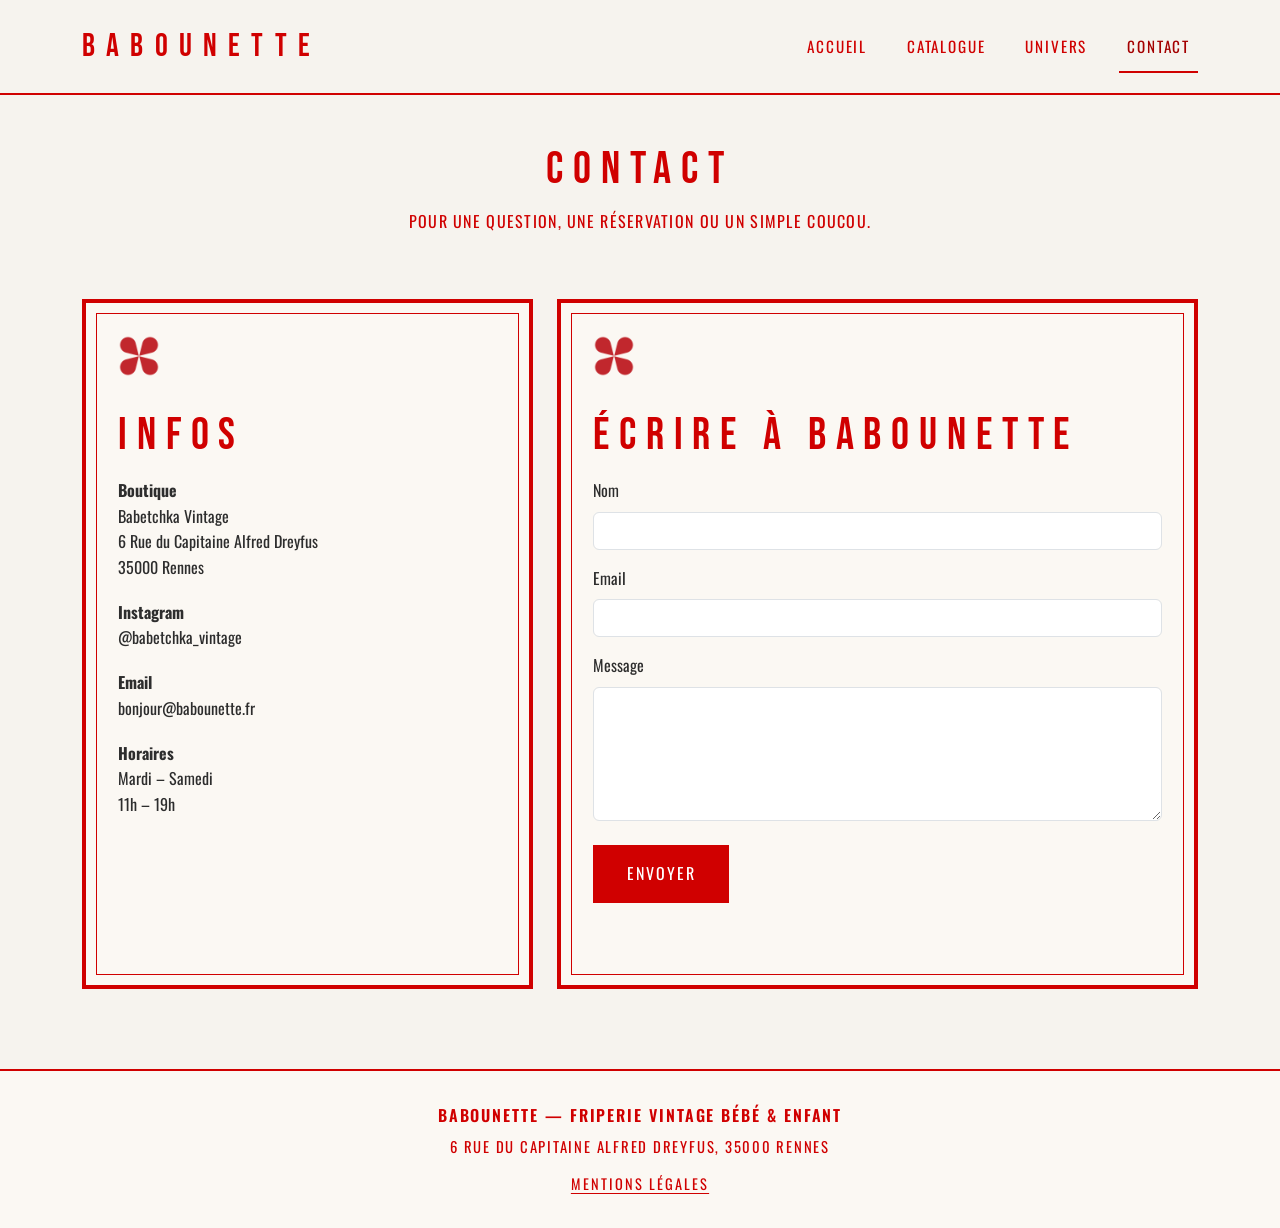
<file: contact.html>
<!DOCTYPE html>
<html lang="fr">
<head>
  <meta charset="UTF-8">
  <meta name="viewport" content="width=device-width, initial-scale=1.0">
  <title>Contact — Babounette</title>
  <meta name="description" content="Contacter Babounette, la collection enfant de Babetchka Vintage à Rennes.">

  <link href="https://cdn.jsdelivr.net/npm/bootstrap@5.3.3/dist/css/bootstrap.min.css" rel="stylesheet">
  <link rel="stylesheet" href="assets/css/style.css">
</head>
<body class="contact-page">

  <nav class="navbar navbar-expand-lg custom-navbar sticky-top">
    <div class="container">
      <a class="navbar-brand brand-title" href="index.html">Babounette</a>

      <button
        class="navbar-toggler"
        type="button"
        data-bs-toggle="collapse"
        data-bs-target="#mainMenu"
        aria-controls="mainMenu"
        aria-expanded="false"
        aria-label="Ouvrir le menu"
      >
        <span class="navbar-toggler-icon"></span>
      </button>

      <div class="collapse navbar-collapse" id="mainMenu">
        <ul class="navbar-nav ms-auto">
          <li class="nav-item"><a class="nav-link" href="index.html">Accueil</a></li>
          <li class="nav-item"><a class="nav-link" href="catalogue.html">Catalogue</a></li>
          <li class="nav-item"><a class="nav-link" href="univers.html">Univers</a></li>
          <li class="nav-item"><a class="nav-link active" href="contact.html">Contact</a></li>
        </ul>
      </div>
    </div>
  </nav>

  <main>

    <section class="page-header py-5">
      <div class="container text-center">
        <h1 class="section-title">Contact</h1>
        <p class="section-subtitle mx-auto">
          Pour une question, une réservation ou un simple coucou.
        </p>
      </div>
    </section>

    <section class="section-block pt-0">
      <div class="container">

        <div class="row g-4">

          <div class="col-lg-5">
            <div class="latest-box h-100">

              <img
                src="assets/img/deco/motifs/fleurrouge_svg.png"
                alt=""
                class="section-flower"
              >

              <h2 class="section-title text-start mb-3">Infos</h2>

              <div class="contact-info">
                <p>
                  <strong>Boutique</strong><br>
                  Babetchka Vintage<br>
                  6 Rue du Capitaine Alfred Dreyfus<br>
                  35000 Rennes
                </p>

                <p>
                  <strong>Instagram</strong><br>
                  @babetchka_vintage
                </p>

                <p>
                  <strong>Email</strong><br>
                  bonjour@babounette.fr
                </p>

                <p>
                  <strong>Horaires</strong><br>
                  Mardi – Samedi<br>
                  11h – 19h
                </p>
              </div>

            </div>
          </div>

          <div class="col-lg-7">
            <div class="latest-box h-100">

              <img
                src="assets/img/deco/motifs/fleurrouge_svg.png"
                alt=""
                class="section-flower"
              >

              <h2 class="section-title text-start mb-3">
                Écrire à Babounette
              </h2>

              <form
                name="contact"
                method="POST"
                data-netlify="true"
                netlify-honeypot="bot-field"
                class="contact-form"
              >
                <input type="hidden" name="form-name" value="contact">

                <p class="d-none">
                  <label>
                    Ne pas remplir ce champ :
                    <input name="bot-field">
                  </label>
                </p>

                <div class="mb-4">
                  <label for="nom" class="form-label">Nom</label>
                  <input
                    type="text"
                    id="nom"
                    name="nom"
                    class="form-control"
                    required
                  >
                </div>

                <div class="mb-4">
                  <label for="email" class="form-label">Email</label>
                  <input
                    type="email"
                    id="email"
                    name="email"
                    class="form-control"
                    required
                  >
                </div>

                <div class="mb-4">
                  <label for="message" class="form-label">Message</label>
                  <textarea
                    id="message"
                    name="message"
                    rows="5"
                    class="form-control"
                    required
                  ></textarea>
                </div>

                <button type="submit" class="btn-retro">
                  Envoyer
                </button>
              </form>

            </div>
          </div>

        </div>

      </div>
    </section>

  </main>

  <footer class="site-footer">
    <div class="container text-center">
      <p class="mb-1">Babounette — Friperie vintage bébé & enfant</p>
      <p class="mb-1">6 Rue du Capitaine Alfred Dreyfus, 35000 Rennes</p>
      <p class="mb-0">
        <a href="mentions-legales.html">Mentions légales</a>
      </p>
    </div>
  </footer>

  <script src="https://cdn.jsdelivr.net/npm/bootstrap@5.3.3/dist/js/bootstrap.bundle.min.js"></script>
</body>
</html>
</file>
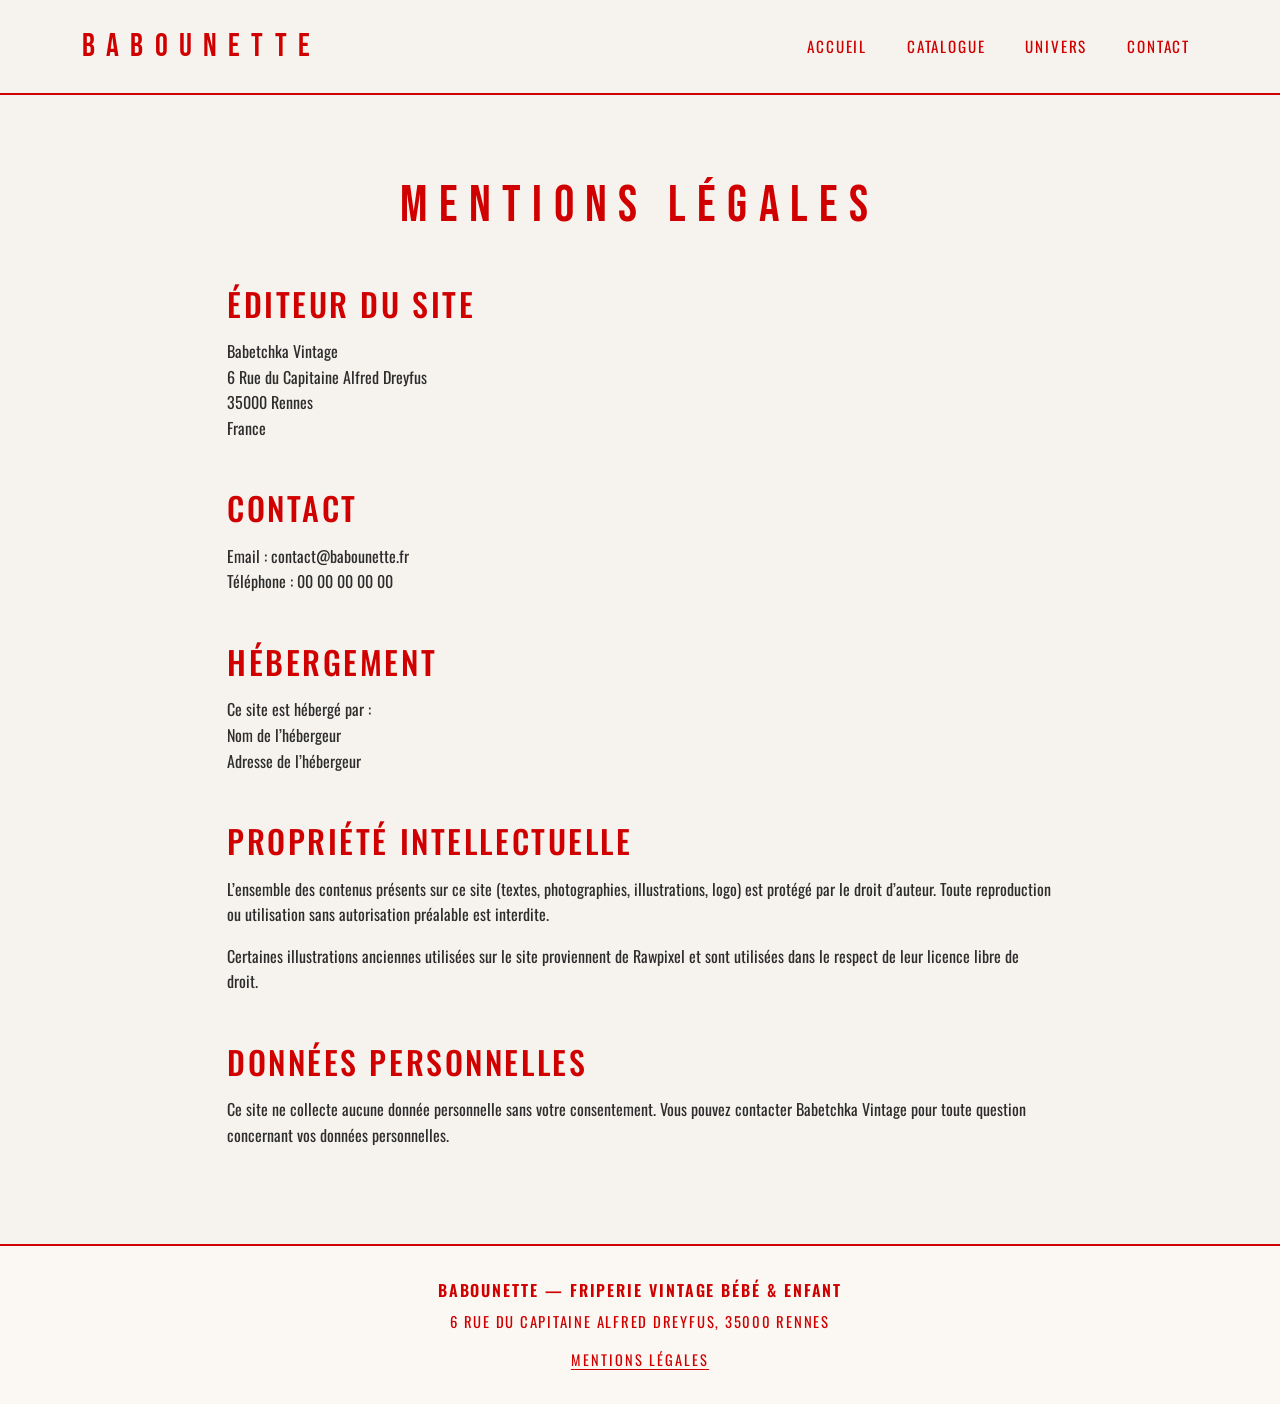
<file: mentions-legales.html>
<!DOCTYPE html>
<html lang="fr">
<head>
  <meta charset="UTF-8">
  <meta name="viewport" content="width=device-width, initial-scale=1.0">
  <title>Mentions légales — Babounette</title>

  <link href="https://cdn.jsdelivr.net/npm/bootstrap@5.3.3/dist/css/bootstrap.min.css" rel="stylesheet">
  <link rel="stylesheet" href="assets/css/style.css">
</head>

<body class="legal-page">

  <nav class="navbar navbar-expand-lg custom-navbar sticky-top">
    <div class="container">
      <a class="navbar-brand brand-title" href="index.html">Babounette</a>

      <button
        class="navbar-toggler"
        type="button"
        data-bs-toggle="collapse"
        data-bs-target="#mainMenu"
        aria-controls="mainMenu"
        aria-expanded="false"
        aria-label="Ouvrir le menu"
      >
        <span class="navbar-toggler-icon"></span>
      </button>

      <div class="collapse navbar-collapse" id="mainMenu">
        <ul class="navbar-nav ms-auto">
          <li class="nav-item"><a class="nav-link" href="index.html">Accueil</a></li>
          <li class="nav-item"><a class="nav-link" href="catalogue.html">Catalogue</a></li>
          <li class="nav-item"><a class="nav-link" href="univers.html">Univers</a></li>
          <li class="nav-item"><a class="nav-link" href="contact.html">Contact</a></li>
        </ul>
      </div>
    </div>
  </nav>

  <section class="section-block">
    <div class="container" style="max-width: 850px;">

      <h1 class="section-title mb-5">Mentions légales</h1>

      <div class="mb-5">
        <h2 class="section-subtitle mb-3">Éditeur du site</h2>
        <p>
          Babetchka Vintage<br>
          6 Rue du Capitaine Alfred Dreyfus<br>
          35000 Rennes<br>
          France
        </p>
      </div>

      <div class="mb-5">
        <h2 class="section-subtitle mb-3">Contact</h2>
        <p>
          Email : contact@babounette.fr<br>
          Téléphone : 00 00 00 00 00
        </p>
      </div>

      <div class="mb-5">
        <h2 class="section-subtitle mb-3">Hébergement</h2>
        <p>
          Ce site est hébergé par :<br>
          Nom de l’hébergeur<br>
          Adresse de l’hébergeur
        </p>
      </div>

      <div class="mb-5">
        <h2 class="section-subtitle mb-3">Propriété intellectuelle</h2>
        <p>
          L’ensemble des contenus présents sur ce site (textes, photographies, illustrations, logo)
          est protégé par le droit d’auteur. Toute reproduction ou utilisation sans autorisation
          préalable est interdite.
        </p>

        <p>
          Certaines illustrations anciennes utilisées sur le site proviennent de Rawpixel
          et sont utilisées dans le respect de leur licence libre de droit.
        </p>
      </div>

      <div>
        <h2 class="section-subtitle mb-3">Données personnelles</h2>
        <p>
          Ce site ne collecte aucune donnée personnelle sans votre consentement.
          Vous pouvez contacter Babetchka Vintage pour toute question concernant
          vos données personnelles.
        </p>
      </div>

    </div>
  </section>

  <footer class="site-footer">
    <div class="container text-center">
      <p class="mb-1">Babounette — Friperie vintage bébé & enfant</p>
      <p class="mb-1">6 Rue du Capitaine Alfred Dreyfus, 35000 Rennes</p>
      <p class="mb-0">
        <a href="mentions-legales.html">Mentions légales</a>
      </p>
    </div>
  </footer>

  <script src="https://cdn.jsdelivr.net/npm/bootstrap@5.3.3/dist/js/bootstrap.bundle.min.js"></script>
  <script src="assets/js/catalogue.js"></script>
</body>
</html>
</file>
<file: assets/css/style.css>
@import url('https://fonts.googleapis.com/css2?family=Bebas+Neue&family=Oswald:wght@300;400;500;600&display=swap');

/* =========================================================
   VARIABLES GLOBALES
========================================================= */

:root {
  --bg: #f6f3ee;
  --bg-soft: #fbf8f3;
  --red: #d00000;
  --red-dark: #a40000;
  --text: #2d2d2d;
  --line: rgba(208, 0, 0, 0.18);
  --shadow: 0 10px 30px rgba(0, 0, 0, 0.06);
}

/* =========================================================
   RESET DE BASE
========================================================= */

* {
  margin: 0;
  padding: 0;
  box-sizing: border-box;
}

html,
body {
  height: 100%;
}

body {
  background: var(--bg);
  color: var(--text);
  font-family: 'Oswald', sans-serif;
  line-height: 1.6;
  min-height: 100vh;
  overflow-x: hidden;
  display: flex;
  flex-direction: column;
}

main {
  flex: 1;
}

/* =========================================================
   NAVBAR
========================================================= */

.custom-navbar {
  background: rgba(246, 243, 238, 0.96);
  border-bottom: 2px solid var(--red);
  padding: 1rem 0;
}

.brand-title {
  font-family: 'Bebas Neue', sans-serif;
  color: var(--red);
  font-size: 2rem;
  letter-spacing: 0.35em;
  text-transform: uppercase;
  text-decoration: none;
}

.navbar-nav .nav-link {
  color: var(--red);
  text-transform: uppercase;
  letter-spacing: 0.12em;
  margin-left: 1.5rem;
  font-size: 0.95rem;
  position: relative;
}

.navbar-nav .nav-link:hover,
.navbar-nav .nav-link.active {
  color: var(--red-dark);
}

.navbar-nav .nav-link::after {
  content: "";
  position: absolute;
  left: 0;
  bottom: -6px;
  width: 0;
  height: 2px;
  background: var(--red);
  transition: width 0.25s ease;
}

.navbar-nav .nav-link:hover::after,
.navbar-nav .nav-link.active::after {
  width: 100%;
}

/* =========================================================
   HERO / PAGE D'ACCUEIL
========================================================= */

.hero-section {
  padding: 4.5rem 0 3.5rem;
}

.hero-frame {
  border: 6px solid var(--red);
  background: var(--bg-soft);
  padding: 3rem;
  position: relative;
}

.hero-frame::before {
  content: "";
  position: absolute;
  inset: 14px;
  border: 1px solid var(--red);
  pointer-events: none;
}

.hero-frame .row.align-items-center {
  justify-content: space-between;
  align-items: center;
}

.hero-text-column {
  max-width: 560px;
  padding-left: 3.5rem;
}

.hero-image-column {
  max-width: 360px;
  text-align: right;
  padding-right: 3rem;
}

.logo-block {
  margin-bottom: 1.5rem;
}

.logo-main,
.logo-reflet {
  font-family: 'Bebas Neue', sans-serif;
  color: var(--red);
  text-transform: uppercase;
  line-height: 0.92;
  letter-spacing: 0.18em;
  white-space: nowrap;
}

.logo-main {
  font-size: clamp(2.8rem, 5vw, 4.8rem);
}

.logo-reflet {
  font-size: clamp(2.8rem, 5vw, 4.8rem);
  transform: scaleY(-1);
  opacity: 0.72;
  margin-top: 0.15rem;
}

.hero-subtitle {
  color: var(--red);
  text-transform: uppercase;
  letter-spacing: 0.08em;
  font-size: 1.15rem;
  margin-bottom: 1rem;
}

.hero-buttons {
  display: flex;
  gap: 1rem;
  width: 365px;
  max-width: 100%;
  margin-top: 1.5rem;
  margin-left: 8px;
}

.hero-buttons .btn-retro {
  width: 190px;
  text-align: center;
}

.hero-buttons .btn-outline-retro {
  width: 165px;
  text-align: center;
}

/* =========================================================
   BLOC INTRO / NOTE
========================================================= */

.intro-note {
  padding: 2.5rem 0 2rem;
  text-align: center;
}

.mini-flower {
  width: 42px !important;
  max-width: 42px;
  height: auto;
  display: block;
  margin: 0 auto 3.5rem;
}

.intro-note p {
  color: var(--red);
  text-transform: uppercase;
  letter-spacing: 0.08em;
  line-height: 1.8;
}

.intro-note p:first-of-type {
  font-size: 1.45rem;
}

.intro-note p:last-of-type {
  font-size: 1.05rem;
}

/* =========================================================
   BLOCS ET TITRES DE SECTION
========================================================= */

.section-block {
  padding: 5rem 0;
}

.section-title {
  font-family: 'Bebas Neue', sans-serif;
  color: var(--red);
  font-size: clamp(2.3rem, 4vw, 3.8rem);
  text-transform: uppercase;
  letter-spacing: 0.22em;
  margin-bottom: 1rem;
  text-align: center;
}

.section-subtitle {
  color: var(--red);
  text-transform: uppercase;
  letter-spacing: 0.08em;
  max-width: 700px;
  text-align: center;
}

.section-line {
  width: 120px;
  height: 3px;
  background: var(--red);
  margin: 1.5rem 0 2rem;
}

.section-flower {
  width: 42px;
  max-width: 42px;
  height: auto;
  display: block;
  margin-bottom: 2rem;
}

/* =========================================================
   PAGE CATALOGUE
========================================================= */

.page-header {
  padding: 4.5rem 0 2.5rem;
}

.filter-box {
  background: transparent;
  margin-bottom: 3rem;
}

.filter-box .form-label {
  color: var(--text);
  text-transform: uppercase;
  letter-spacing: 0.06em;
  font-size: 0.95rem;
  margin-bottom: 0.5rem;
}

.filter-box .form-select,
.filter-box .form-control {
  border: 1px solid rgba(0, 0, 0, 0.12);
  border-radius: 0;
  background: #fff;
  font-family: 'Oswald', sans-serif;
  padding: 0.7rem 0.9rem;
  box-shadow: none;
}

.filter-box .form-select:focus,
.filter-box .form-control:focus {
  border-color: var(--red);
  box-shadow: 0 0 0 0.1rem rgba(208, 0, 0, 0.1);
}

/* =========================================================
   SECTION CATÉGORIES
========================================================= */

.categories-section .col-lg-3 {
  display: flex;
  justify-content: flex-start;
}

.deco-side-image {
  max-width: 240px;
  width: 100%;
  height: auto;
  margin-left: -1.5rem;
}

.category-grid {
  margin-top: 0;
}

.category-card {
  border-top: 2px solid var(--red);
  padding-top: 1rem;
}

.category-card h3 {
  font-family: 'Bebas Neue', sans-serif;
  color: var(--red);
  font-size: 2rem;
  letter-spacing: 0.15em;
  margin-bottom: 0.5rem;
}

.category-card p {
  text-transform: uppercase;
  letter-spacing: 0.05em;
  font-size: 0.95rem;
}

/* =========================================================
   BLOC "DERNIÈRES SORTIES"
========================================================= */

.latest-box-section {
  padding-top: 2rem;
}

.latest-box {
  border: 4px solid var(--red);
  background: var(--bg-soft);
  padding: 2.5rem;
  position: relative;
}

.latest-box::before {
  content: "";
  position: absolute;
  inset: 12px;
  border: 1px solid var(--red);
  pointer-events: none;
}

.latest-box > * {
  position: relative;
  z-index: 1;
}

.latest-box a {
  color: var(--red);
  text-transform: uppercase;
  letter-spacing: 0.08em;
  text-decoration: none;
  border-bottom: 1px solid var(--red);
  padding-bottom: 0.1rem;
}

.latest-box a:hover {
  color: var(--red-dark);
  border-color: var(--red-dark);
}

/* =========================================================
   CARTES PRODUITS
========================================================= */

.product-grid {
  margin-top: 3rem;
}

.product-card {
  height: 100%;
  background: transparent;
}

.product-card img {
  width: 100%;
  aspect-ratio: 4 / 5;
  object-fit: cover;
  margin-bottom: 1rem;
}

.product-card .card-body {
  border-top: 2px solid var(--red);
  padding-top: 1rem;
}

.product-card h2,
.product-card h3 {
  font-family: 'Bebas Neue', sans-serif;
  color: var(--red);
  letter-spacing: 0.12em;
  text-transform: uppercase;
  margin-bottom: 0.5rem;
}

.product-card p {
  margin-bottom: 0.5rem;
}

.product-card .text-muted {
  color: rgba(45, 45, 45, 0.7) !important;
}

.badge-soft {
  display: inline-block;
  width: fit-content;
  background: rgba(208, 0, 0, 0.08);
  color: var(--red);
  border: 1px solid rgba(208, 0, 0, 0.18);
  padding: 0.35rem 0.7rem;
  text-transform: uppercase;
  letter-spacing: 0.08em;
  font-size: 0.75rem;
}

.badge-reserve {
  background: rgba(208, 0, 0, 0.12);
}

.badge-vendu {
  background: rgba(45, 45, 45, 0.08);
  border-color: rgba(45, 45, 45, 0.15);
  color: rgba(45, 45, 45, 0.75);
}

/* =========================================================
   SECTION STORY / ESPRIT
========================================================= */

.story-section .deco-large-image {
  max-width: 430px;
  width: 100%;
  height: auto;
}

.story-section .section-title,
.story-section .section-subtitle {
  text-align: left;
}

.story-section .section-flower {
  margin-left: 0;
}

/* =========================================================
   BOUTONS
========================================================= */

.btn-retro,
.btn-outline-retro {
  display: inline-block;
  padding: 0.9rem 2rem;
  margin-top: 1.5rem;
  text-transform: uppercase;
  letter-spacing: 0.12em;
  text-decoration: none;
  border: 2px solid var(--red);
  transition: 0.25s ease;
}

.btn-retro {
  background: var(--red);
  color: #fff;
}

.btn-retro:hover {
  background: transparent;
  color: var(--red);
}

.btn-outline-retro {
  background: transparent;
  color: var(--red);
}

.btn-outline-retro:hover {
  background: var(--red);
  color: #fff;
}

/* =========================================================
   FOOTER
========================================================= */

.site-footer {
  border-top: 2px solid var(--red);
  background: var(--bg-soft);
  padding: 2rem 0;
  margin-top: 0;
}

.site-footer p {
  color: var(--red);
  text-transform: uppercase;
  letter-spacing: 0.12em;
  margin: 0;
}

.site-footer p:first-child {
  font-size: 1rem;
  font-weight: 600;
}

.site-footer p:nth-child(2) {
  font-size: 0.92rem;
  margin-top: 0.4rem;
}

.site-footer p:last-child {
  margin-top: 0.8rem;
}

.site-footer a {
  color: var(--red);
  text-transform: uppercase;
  letter-spacing: 0.14em;
  text-decoration: underline;
  text-underline-offset: 0.18em;
  font-size: 0.9rem;
}

.site-footer a:hover {
  color: var(--red-dark);
}

/* =========================================================
   PAGE UNIVERS
========================================================= */

.univers-story-section {
  padding-top: 1rem;
}

.univers-story-container {
  max-width: 920px;
}

.univers-story-text {
  color: var(--text);
}

.univers-story-text p {
  margin-bottom: 1.5rem;
  font-size: 1.02rem;
  line-height: 1.9;
}

/* =========================================================
   PAGE CONTACT
========================================================= */

.contact-page .latest-box {
  padding: 2rem;
}

.contact-page .latest-box::before {
  inset: 10px;
}

.contact-page .section-title {
  font-size: clamp(2rem, 3.5vw, 3.2rem);
  margin-bottom: 0.75rem;
}

.contact-info p {
  margin-bottom: 1.2rem;
  line-height: 1.6;
}

.contact-form .mb-4 {
  margin-bottom: 1rem !important;
}

.contact-form textarea.form-control {
  min-height: 120px;
}

.contact-form .btn-retro {
  margin-top: 0.5rem;
}

@media (min-width: 992px) {
  .contact-page .latest-box {
    min-height: 690px;
  }
}

/* =========================================================
   IMAGES CLIQUABLES + CARTES IMAGE
========================================================= */

.zoom-open {
  background: none;
  border: none;
  padding: 0;
  cursor: zoom-in;
  position: relative;
  overflow: hidden;
  display: block;
}

.zoom-open img {
  display: block;
  width: 100%;
  height: auto;
  transition: transform 0.45s ease;
}

/* note affichée au survol */
.zoom-hover-note {
  position: absolute;
  left: 0;
  right: 0;
  bottom: 0;
  background: rgba(246, 243, 238, 0.88);
  color: var(--red);
  text-transform: uppercase;
  letter-spacing: 0.08em;
  font-size: 0.8rem;
  padding: 0.55rem 0.8rem;
  opacity: 0;
  transition: opacity 0.25s ease;
}

.zoom-open:hover .zoom-hover-note {
  opacity: 1;
}

/* carte image de la page d'accueil */
.hero-zoom-card {
  width: 250px;
  max-width: 100%;
  margin-left: auto;
  padding: 6px;
  border: 1px solid var(--red);
  background: var(--bg-soft);
}

.hero-zoom-card .hero-illustration {
  display: block;
  width: 100%;
  max-width: none;
  border: none;
}

/* carte image de la page univers */
.univers-zoom-card {
  width: 430px;
  max-width: 100%;
  margin: 0 auto;
  padding: 6px;
  border: 1px solid var(--red);
  background: var(--bg-soft);
}

.univers-zoom-card .univers-main-image {
  display: block;
  width: 100%;
  max-width: none;
  border: none;
}

/* zoom renforcé sur les deux images principales */
.hero-zoom-card:hover .hero-illustration {
  transform: scale(1.14) !important;
}

.univers-zoom-card:hover .univers-main-image {
  transform: scale(1.14) !important;
}

/* =========================================================
   LIGHTBOX
========================================================= */

.image-lightbox {
  position: fixed;
  inset: 0;
  z-index: 3000;
  display: flex;
  align-items: center;
  justify-content: center;
  opacity: 0;
  pointer-events: none;
  transition: opacity 0.25s ease;
}

.image-lightbox.is-open {
  opacity: 1;
  pointer-events: auto;
}

.image-lightbox-backdrop {
  position: absolute;
  inset: 0;
  background: rgba(0, 0, 0, 0.82);
}

.image-lightbox-content {
  position: relative;
  z-index: 1;
  max-width: min(92vw, 900px);
  max-height: 90vh;
  padding: 1rem;
}

.image-lightbox-content img {
  display: block;
  max-width: 100%;
  max-height: 76vh;
  width: auto;
  height: auto;
  margin: 0 auto;
  box-shadow: 0 10px 40px rgba(0, 0, 0, 0.35);
}

.image-lightbox-caption {
  margin-top: 1rem;
  color: #fff;
  text-align: center;
  line-height: 1.5;
}

.image-lightbox-caption strong {
  display: block;
  font-family: 'Bebas Neue', sans-serif;
  font-size: 1.4rem;
  letter-spacing: 0.08em;
  margin-bottom: 0.25rem;
}

.image-lightbox-caption span {
  font-size: 0.95rem;
}

.image-lightbox-close {
  position: absolute;
  top: -0.2rem;
  right: 0.2rem;
  width: 46px;
  height: 46px;
  border: none;
  border-radius: 50%;
  background: rgba(255, 255, 255, 0.14);
  color: #fff;
  font-size: 2rem;
  line-height: 1;
  cursor: pointer;
}

.image-lightbox-close:hover {
  background: rgba(255, 255, 255, 0.24);
}

/* =========================================================
   PAGE MENTIONS LÉGALES
========================================================= */

.legal-page .section-subtitle {
  text-align: left;
  max-width: none;
  margin-left: 0;
}

.legal-page .section-block p {
  text-align: left;
}

/* =========================================================
   RESPONSIVE
========================================================= */

@media (max-width: 991px) {
  .hero-frame {
    padding: 2rem;
  }

  .hero-text-column,
  .hero-image-column {
    max-width: 100%;
    padding-left: 0;
    padding-right: 0;
    text-align: center;
  }

  .logo-block,
  .hero-subtitle {
    text-align: center;
  }

  .hero-buttons {
    justify-content: center;
    width: 100%;
    margin-left: 0;
  }

  .logo-main,
  .logo-reflet {
    white-space: normal;
    letter-spacing: 0.12em;
  }

  .navbar-nav .nav-link {
    margin-left: 0;
    margin-top: 1rem;
  }

  .categories-section .col-lg-3 {
    justify-content: center;
    margin-bottom: 2rem;
  }

  .deco-side-image {
    margin-left: 0;
    max-width: 180px;
  }

  .story-section .deco-large-image {
    max-width: 240px;
  }

  .latest-box {
    padding: 2rem;
  }

  .story-section .section-title,
  .story-section .section-subtitle,
  .story-section .section-flower {
    text-align: center;
    margin-left: auto;
    margin-right: auto;
  }

  .univers-story-text p {
    text-align: left;
  }

  .hero-zoom-card {
    margin: 0 auto;
  }

  .univers-zoom-card {
    width: 340px;
  }
}

@media (max-width: 576px) {
  .logo-main,
  .logo-reflet {
    font-size: 2.8rem;
  }

  .brand-title {
    font-size: 1.5rem;
    letter-spacing: 0.2em;
  }

  .hero-buttons {
    flex-direction: column;
    width: 100%;
  }

  .hero-buttons .btn-retro,
  .hero-buttons .btn-outline-retro,
  .btn-retro,
  .btn-outline-retro {
    width: 100%;
    text-align: center;
  }

  .section-title {
    letter-spacing: 0.12em;
  }

  .intro-note p:first-of-type {
    font-size: 1.15rem;
  }

  .intro-note p:last-of-type {
    font-size: 0.95rem;
  }

  .latest-box {
    padding: 1.5rem;
  }

  .filter-box .row > div {
    margin-bottom: 0.5rem;
  }

  .zoom-hover-note {
    opacity: 1;
    background: rgba(246, 243, 238, 0.9);
    padding: 0.7rem;
  }

  .hero-zoom-card,
  .univers-zoom-card {
    width: 100%;
  }
}
</file>
